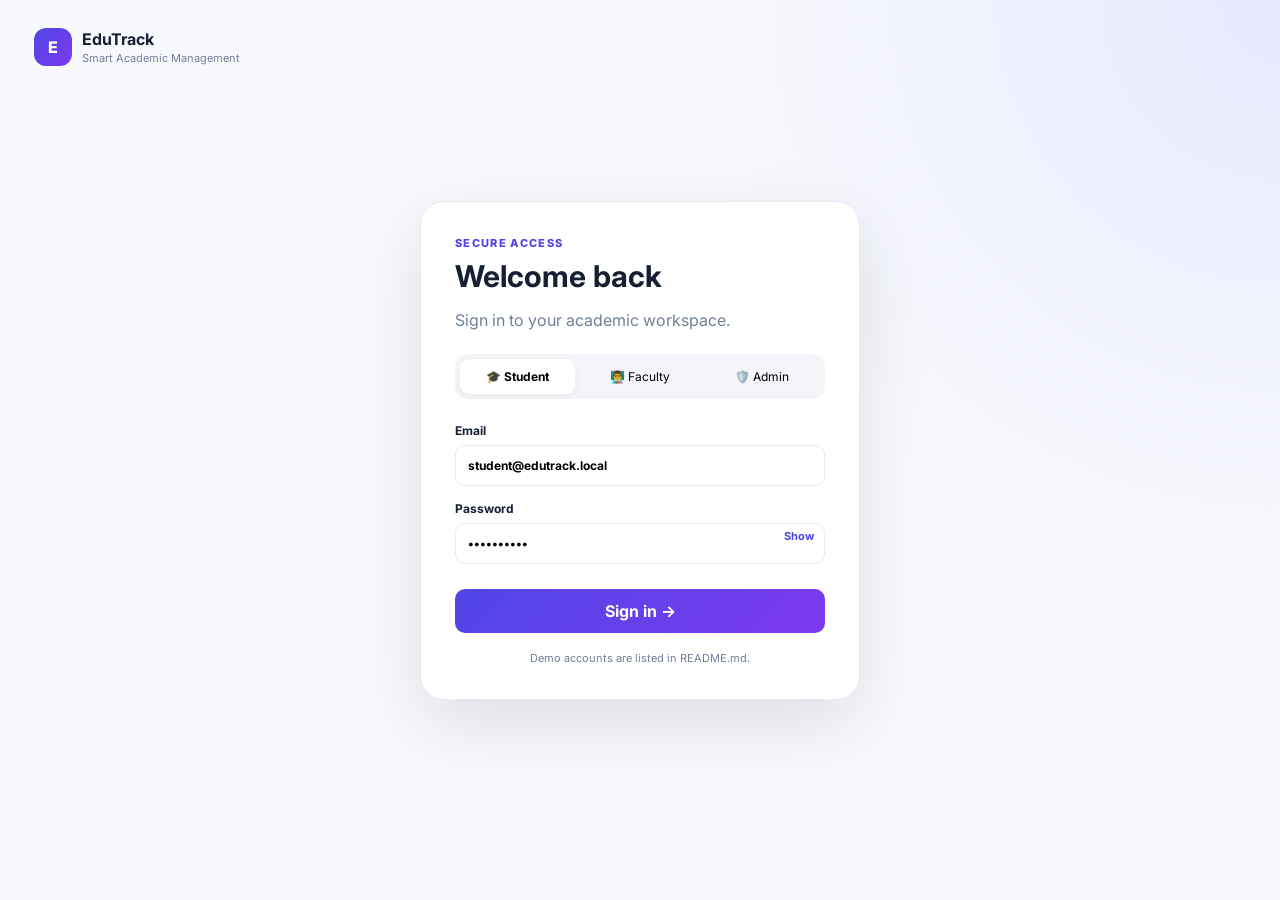
<file: frontend/index.html>
<!doctype html>
<html lang="en">
<head>
  <meta charset="UTF-8">
  <meta name="viewport" content="width=device-width, initial-scale=1">

  <title>EduTrack — Academic Management</title>

  <link rel="preconnect" href="https://fonts.googleapis.com">
  <link rel="preconnect" href="https://fonts.gstatic.com" crossorigin>

  <link
    href="https://fonts.googleapis.com/css2?family=Inter:wght@400;500;600;700;800&display=swap"
    rel="stylesheet"
  >

  <!-- CSS is in the same folder as index.html -->
  <link rel="stylesheet" href="styles.css">
</head>

<body>

  <!-- Toast notifications -->
  <div id="toast-root"></div>

  <!-- =========================
       LOGIN PAGE
  ========================== -->

  <section id="login-view" class="login-shell">

    <div class="login-brand">

      <div class="brand-mark">E</div>

      <div>
        <strong>EduTrack</strong>
        <span>Smart Academic Management</span>
      </div>

    </div>


    <div class="login-card">

      <div class="eyebrow">
        SECURE ACCESS
      </div>

      <h1>
        Welcome back
      </h1>

      <p class="muted">
        Sign in to your academic workspace.
      </p>


      <!-- Role selection -->

      <div class="role-switch">

        <button
          type="button"
          class="role-btn active"
          data-role="student">
          🎓 Student
        </button>

        <button
          type="button"
          class="role-btn"
          data-role="faculty">
          👨‍🏫 Faculty
        </button>

        <button
          type="button"
          class="role-btn"
          data-role="admin">
          🛡️ Admin
        </button>

      </div>


      <!-- Login form -->

      <form id="login-form">

        <label>
          Email

          <input
            id="email"
            type="email"
            required
            autocomplete="email"
            value="student@edutrack.local"
          >
        </label>


        <label>
          Password

          <div class="password-wrap">

            <input
              id="password"
              type="password"
              required
              autocomplete="current-password"
              value="student123"
            >

            <button
              type="button"
              id="show-password">
              Show
            </button>

          </div>

        </label>


        <button
          class="primary full"
          type="submit">

          Sign in

          <span>→</span>

        </button>

      </form>


      <div class="demo-note">
        Demo accounts are listed in README.md.
      </div>

    </div>

  </section>


  <!-- =========================
       APPLICATION
  ========================== -->

  <section
    id="app-view"
    class="app-shell hidden">

    <!-- Sidebar -->

    <aside class="sidebar">

      <div class="brand">

        <div class="brand-mark">
          E
        </div>

        <div>
          <strong>EduTrack</strong>
          <small>Academic OS</small>
        </div>

      </div>


      <!-- Current user -->

      <div class="user-mini">

        <div
          class="avatar"
          id="sidebar-avatar">
          KT
        </div>

        <div>

          <strong id="sidebar-name">
            User
          </strong>

          <span id="sidebar-role">
            Role
          </span>

        </div>

      </div>


      <!-- Navigation -->

      <nav id="nav"></nav>


      <!-- Logout -->

      <button
        class="logout"
        id="logout"
        type="button">

        ↪ Sign out

      </button>

    </aside>


    <!-- Main application -->

    <main class="main">

      <!-- Top navigation -->

      <header class="topbar">

        <button
          class="mobile-menu"
          id="mobile-menu"
          type="button">

          ☰

        </button>


        <div>

          <span
            class="muted"
            id="breadcrumb">
            Dashboard
          </span>

          <h2 id="page-title">
            Dashboard
          </h2>

        </div>


        <div class="top-actions">

          <button
            class="icon-btn"
            id="notif-btn"
            type="button">

            🔔

            <span
              id="notif-count"
              class="badge hidden">
              0
            </span>

          </button>


          <div
            class="avatar"
            id="top-avatar">
            KT
          </div>

        </div>

      </header>


      <!-- Dynamic page content -->

      <div
        id="page"
        class="page">
      </div>

    </main>

  </section>


  <!-- Modal container -->

  <div id="modal-root"></div>


  <!-- JavaScript is in the same folder as index.html -->

  <script src="app.js"></script>

</body>
</html>
</file>
<file: frontend/styles.css>
:root{--bg:#f6f8fc;--card:#fff;--text:#172033;--muted:#718096;--line:#e7ebf2;--primary:#4f46e5;--primary2:#7c3aed;--green:#16a34a;--yellow:#d97706;--red:#dc2626;--sidebar:#111827;--sidebar2:#182234;--shadow:0 12px 30px rgba(16,24,40,.07)}
*{box-sizing:border-box}body{margin:0;font-family:Inter,system-ui,sans-serif;background:var(--bg);color:var(--text)}button,input,select,textarea{font:inherit}button{cursor:pointer}.hidden{display:none!important}.muted{color:var(--muted)}.login-shell{min-height:100vh;display:grid;place-items:center;padding:28px;background:radial-gradient(circle at top right,#e7e9ff,transparent 38%),#f8f9fc}.login-brand{position:fixed;top:28px;left:34px;display:flex;align-items:center;gap:10px}.login-brand span,.brand small{display:block;color:var(--muted);font-size:11px;margin-top:2px}.brand-mark{width:38px;height:38px;border-radius:12px;background:linear-gradient(135deg,var(--primary),var(--primary2));color:white;display:grid;place-items:center;font-weight:800}.login-card{width:min(440px,100%);background:#fff;border:1px solid var(--line);border-radius:24px;padding:34px;box-shadow:0 24px 70px rgba(31,41,55,.12)}.eyebrow{font-size:11px;font-weight:800;letter-spacing:.12em;color:var(--primary)}h1{font-size:30px;margin:8px 0}h2{margin:3px 0 0;font-size:22px}.role-switch{display:grid;grid-template-columns:repeat(3,1fr);gap:7px;background:#f4f5f9;padding:5px;border-radius:13px;margin:24px 0}.role-btn{border:0;background:transparent;border-radius:9px;padding:10px;font-size:12px}.role-btn.active{background:#fff;box-shadow:0 2px 8px #0000000d;font-weight:700}.login-card label{display:block;font-size:12px;font-weight:700;margin:15px 0}.login-card input,.login-card textarea,.login-card select{width:100%;border:1px solid var(--line);border-radius:10px;padding:12px;margin-top:7px;outline:none;background:#fff}.login-card input:focus,.form-control:focus{border-color:#9b93ff;box-shadow:0 0 0 3px #4f46e514}.password-wrap{position:relative}.password-wrap input{padding-right:55px}.password-wrap button{position:absolute;right:5px;top:12px;border:0;background:none;color:var(--primary);font-size:11px}.primary{background:linear-gradient(135deg,var(--primary),var(--primary2));border:0;color:white;border-radius:10px;padding:12px 16px;font-weight:700}.full{width:100%;margin-top:10px}.demo-note{font-size:11px;color:var(--muted);margin-top:18px;text-align:center}.app-shell{min-height:100vh;display:grid;grid-template-columns:250px 1fr}.sidebar{background:var(--sidebar);color:#dce3ee;padding:18px 14px;display:flex;flex-direction:column;position:sticky;top:0;height:100vh}.brand{display:flex;gap:10px;align-items:center;padding:8px 10px 24px}.brand strong{color:#fff}.user-mini{display:flex;align-items:center;gap:10px;background:var(--sidebar2);padding:12px;border-radius:14px;margin-bottom:18px}.user-mini strong,.user-mini span{display:block;font-size:12px}.user-mini span{color:#8d9aaf;font-size:10px;text-transform:capitalize}.avatar{width:34px;height:34px;border-radius:11px;background:#e9e7ff;color:var(--primary);display:grid;place-items:center;font-weight:800;font-size:11px}.sidebar .avatar{background:#2d3950;color:#fff}#nav{overflow:auto}.nav-section{font-size:9px;color:#68778f;font-weight:800;letter-spacing:.12em;padding:12px 10px 7px}.nav-item{width:100%;border:0;background:transparent;color:#aeb9ca;text-align:left;padding:10px 12px;border-radius:10px;margin:2px 0;font-size:12px;display:flex;align-items:center;gap:10px}.nav-item:hover,.nav-item.active{background:#242e40;color:#fff}.logout{margin-top:auto;border:0;background:#1d2635;color:#aeb9ca;border-radius:10px;padding:11px;text-align:left;font-size:12px}.main{min-width:0}.topbar{height:78px;background:#fff;border-bottom:1px solid var(--line);display:flex;align-items:center;justify-content:space-between;padding:0 30px;position:sticky;top:0;z-index:5}.topbar h2{text-transform:capitalize}.top-actions{display:flex;align-items:center;gap:14px}.icon-btn{border:1px solid var(--line);background:#fff;width:38px;height:38px;border-radius:11px;position:relative}.badge{position:absolute;right:-4px;top:-4px;background:var(--red);color:white;border-radius:99px;padding:2px 5px;font-size:9px}.page{padding:28px;max-width:1500px;margin:auto}.mobile-menu{display:none;border:0;background:none;font-size:22px}.hero{display:flex;justify-content:space-between;align-items:flex-end;margin-bottom:22px}.hero h3{font-size:25px;margin:4px 0}.grid{display:grid;gap:16px}.stats{grid-template-columns:repeat(4,minmax(0,1fr))}.two{grid-template-columns:1.4fr .8fr}.three{grid-template-columns:repeat(3,1fr)}.card{background:var(--card);border:1px solid var(--line);border-radius:16px;padding:18px;box-shadow:var(--shadow)}.stat-label{font-size:11px;color:var(--muted)}.stat-value{font-size:27px;font-weight:800;margin-top:8px}.stat-sub{font-size:10px;margin-top:5px}.good{color:var(--green)}.warn{color:var(--yellow)}.danger{color:var(--red)}.section-head{display:flex;align-items:center;justify-content:space-between;margin-bottom:14px}.section-head h3{margin:0;font-size:15px}.section-head span{font-size:11px;color:var(--muted)}table{width:100%;border-collapse:collapse;font-size:12px}th{text-align:left;color:var(--muted);font-size:10px;text-transform:uppercase;letter-spacing:.04em;padding:9px;border-bottom:1px solid var(--line)}td{padding:12px 9px;border-bottom:1px solid #f0f2f6}.pill{display:inline-flex;padding:5px 8px;border-radius:99px;font-size:10px;font-weight:700}.pill.green{background:#eaf8ef;color:var(--green)}.pill.yellow{background:#fff7e7;color:var(--yellow)}.pill.red{background:#fff0f0;color:var(--red)}.pill.gray{background:#f1f3f7;color:#687386}.progress{height:7px;background:#edf0f5;border-radius:99px;overflow:hidden}.progress>span{display:block;height:100%;background:linear-gradient(90deg,var(--primary),var(--primary2));border-radius:inherit}.metric-row{display:grid;grid-template-columns:1fr auto;gap:12px;align-items:center;margin:12px 0}.metric-row small{display:block;color:var(--muted);margin-bottom:5px}.calendar{display:grid;grid-template-columns:repeat(7,1fr);gap:5px}.cal-head{font-size:9px;color:var(--muted);text-align:center;padding:5px}.day{min-height:55px;border:1px solid var(--line);border-radius:9px;padding:7px;font-size:10px;background:#fff}.day.present{background:#eefbf2;border-color:#ccefd7}.day.absent{background:#fff1f1;border-color:#ffd5d5}.day.late{background:#fff8e9;border-color:#ffe5ad}.day strong{font-size:11px}.form-grid{display:grid;grid-template-columns:repeat(2,1fr);gap:12px}.form-field label{display:block;font-size:11px;font-weight:700}.form-control{width:100%;margin-top:6px;border:1px solid var(--line);border-radius:9px;padding:10px;background:white}.toolbar{display:flex;gap:8px;flex-wrap:wrap;margin-bottom:14px}.toolbar input,.toolbar select{border:1px solid var(--line);border-radius:9px;padding:9px 11px;background:#fff;font-size:11px}.secondary{border:1px solid var(--line);background:#fff;border-radius:9px;padding:9px 12px;font-size:11px;font-weight:700}.danger-btn{border:0;background:#fff0f0;color:var(--red);border-radius:9px;padding:8px 10px;font-size:10px}.empty{padding:30px;text-align:center;color:var(--muted);font-size:12px}.modal-backdrop{position:fixed;inset:0;background:#11182799;display:grid;place-items:center;z-index:20;padding:20px}.modal{background:white;border-radius:18px;width:min(620px,100%);max-height:90vh;overflow:auto;padding:22px;box-shadow:0 30px 80px #0003}.modal-head{display:flex;justify-content:space-between;align-items:center}.close{border:0;background:#f3f4f6;border-radius:9px;width:32px;height:32px}.toast{position:fixed;right:20px;bottom:20px;background:#111827;color:#fff;padding:12px 15px;border-radius:11px;z-index:50;font-size:12px;box-shadow:var(--shadow)}.chat{display:flex;gap:8px}.chat input{flex:1;border:1px solid var(--line);border-radius:9px;padding:11px}.answer{background:#f4f5ff;border-radius:12px;padding:12px;margin-top:10px;font-size:12px;line-height:1.6}.qr{display:grid;place-items:center;background:#f6f7fb;border:1px dashed #b9bfd0;border-radius:14px;padding:28px;font-size:18px;font-weight:800;letter-spacing:3px}.small{font-size:10px}.list{display:grid;gap:9px}.list-item{padding:12px;border:1px solid var(--line);border-radius:11px}.list-item strong{font-size:12px}.list-item p{font-size:11px;color:var(--muted);margin:5px 0 0;line-height:1.5}.tabs{display:flex;gap:4px;background:#f2f4f8;padding:4px;border-radius:10px;margin-bottom:14px}.tab{border:0;background:transparent;padding:8px 11px;border-radius:7px;font-size:10px}.tab.active{background:#fff;box-shadow:0 2px 8px #0000000c;font-weight:700}@media(max-width:1000px){.stats{grid-template-columns:repeat(2,1fr)}.two{grid-template-columns:1fr}.three{grid-template-columns:1fr 1fr}}@media(max-width:760px){.app-shell{grid-template-columns:1fr}.sidebar{position:fixed;left:-270px;width:250px;z-index:15;transition:.2s}.sidebar.open{left:0}.mobile-menu{display:block}.topbar{padding:0 16px}.page{padding:18px}.form-grid,.three{grid-template-columns:1fr}.login-brand{position:static;margin-bottom:18px}.login-shell{display:flex;flex-direction:column}.login-card{padding:24px}.stats{grid-template-columns:1fr 1fr}}
</file>
